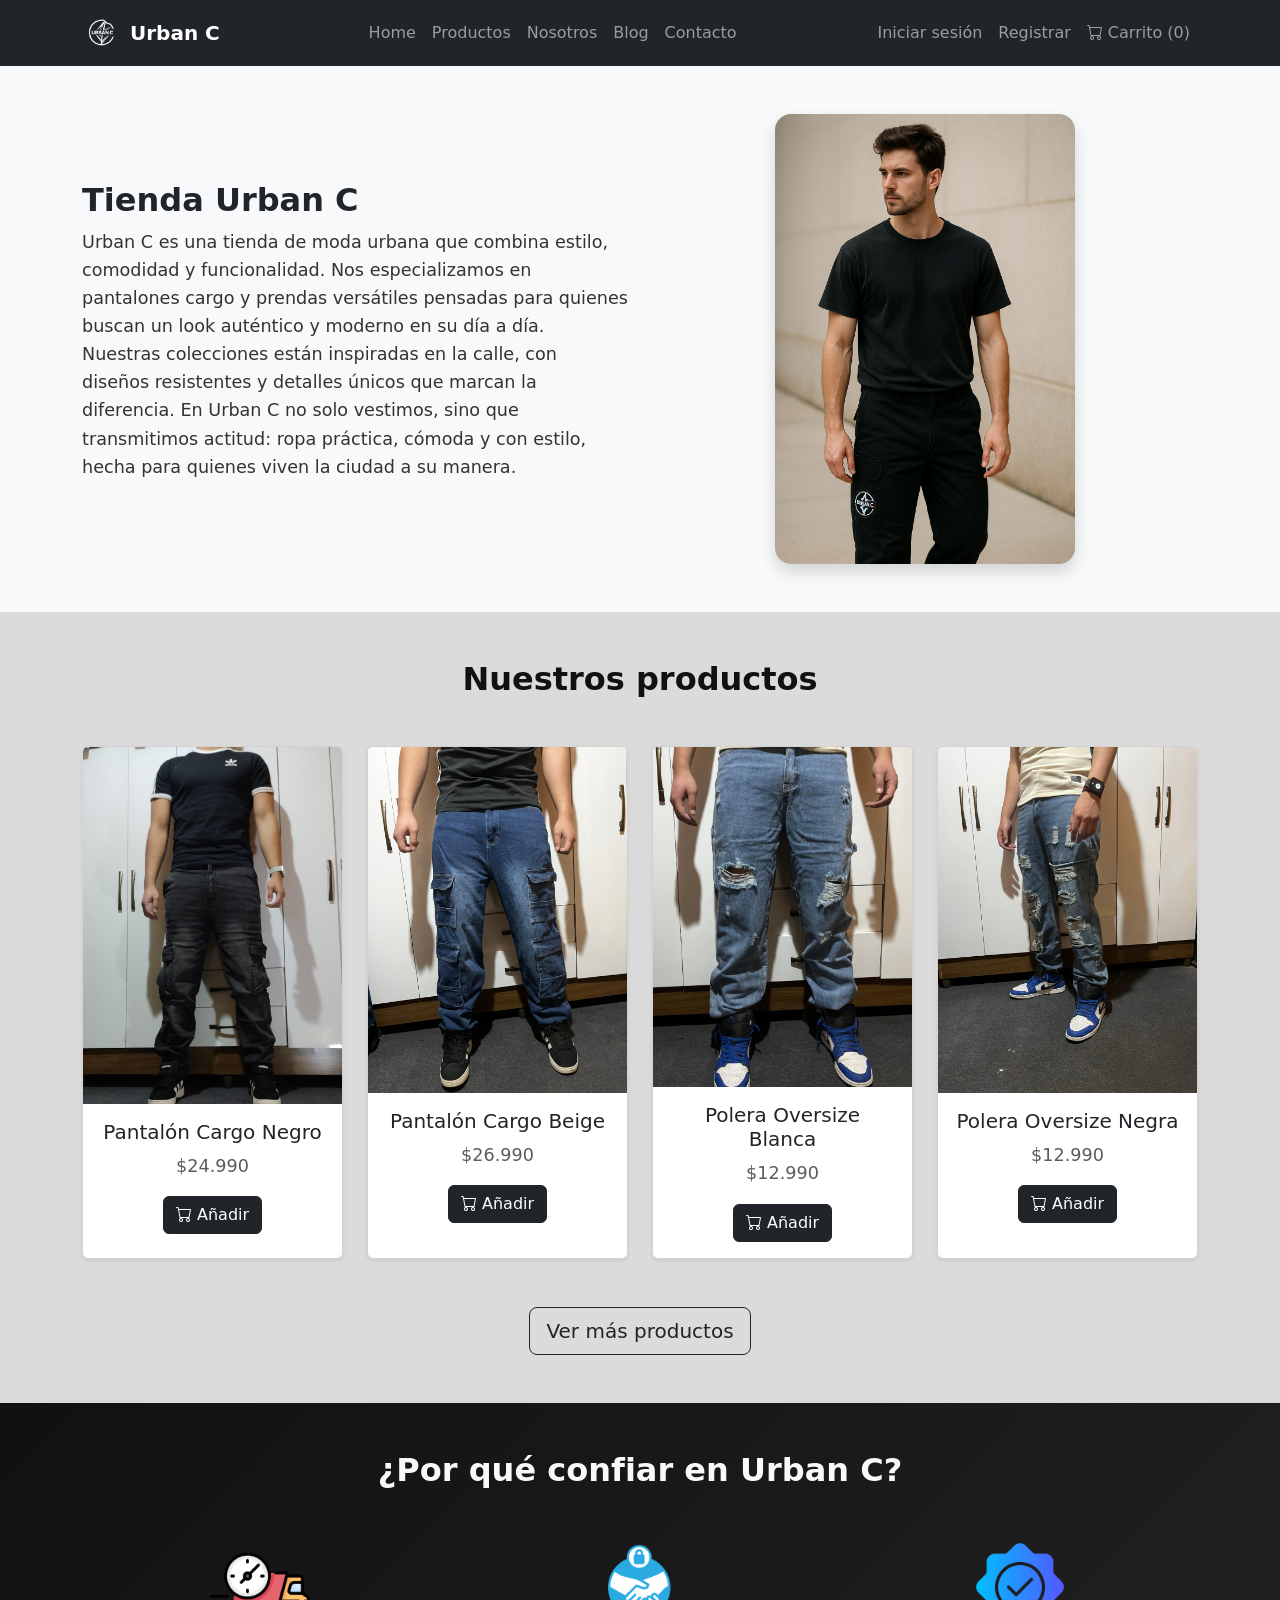
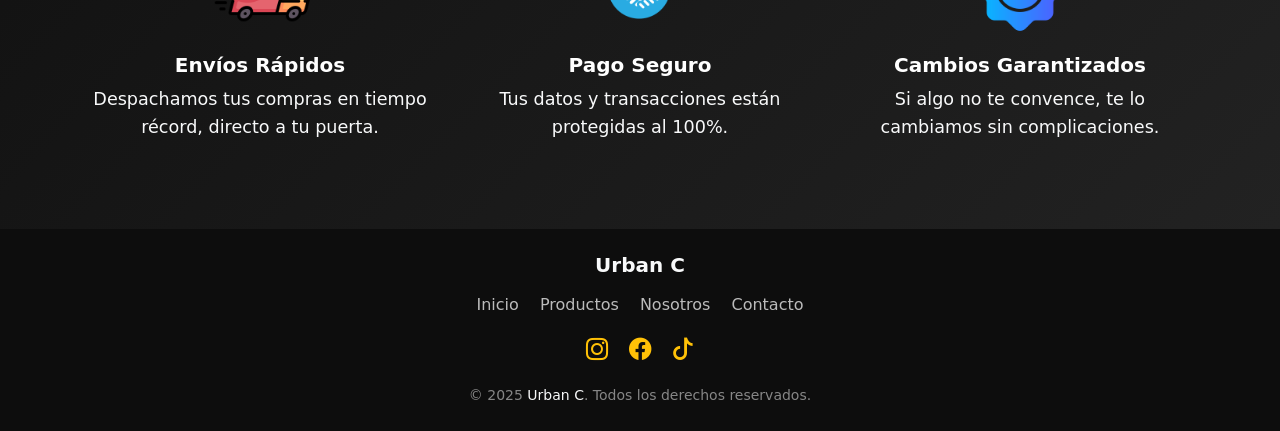
<file: index.html>
<!DOCTYPE html>
<html lang="es">
<head>
  <meta charset="UTF-8" />
  <meta name="viewport" content="width=device-width, initial-scale=1.0" />
  <title>Urban C</title>
  <link
    href="https://cdn.jsdelivr.net/npm/bootstrap@5.3.2/dist/css/bootstrap.min.css"
    rel="stylesheet"
  />  
  <link
    href="https://cdn.jsdelivr.net/npm/bootstrap-icons@1.11.3/font/bootstrap-icons.css"
    rel="stylesheet"
  />
   <link rel="stylesheet" href="asens/css/styles.css">


</head>
<body>
  <!-- NAVBAR -->
  <nav class="navbar navbar-expand-lg navbar-dark bg-dark">
    <div class="container">
      <!-- Logo + Nombre -->
      <a class="navbar-brand d-flex align-items-center" href="#">
        <img src="asens/img/logo.png" alt="Urban C" width="40" height="40" class="me-2 rounded-circle">
        <span class="fw-bold">Urban C</span>
      </a>

      <!-- Botón hamburguesa móvil -->
      <button
        class="navbar-toggler text-white"
        type="button"
        data-bs-toggle="collapse"
        data-bs-target="#navbarNav"
      >
        <span class="navbar-toggler-icon"></span>
      </button>

      <!-- Enlaces -->
      <div class="collapse navbar-collapse justify-content-between" id="navbarNav">
        <ul class="navbar-nav mx-auto">
          <li class="nav-item"><a class="nav-link" href="index.html">Home</a></li>
          <li class="nav-item"><a class="nav-link" href="productos.html">Productos</a></li>
          <li class="nav-item"><a class="nav-link" href="nosotros.html">Nosotros</a></li>
          <li class="nav-item"><a class="nav-link" href="blogs.html">Blog</a></li>
          <li class="nav-item"><a class="nav-link" href="contacto.html">Contacto</a></li>
        </ul>
        <ul class="navbar-nav">
          <li class="nav-item"><a class="nav-link" href="login.html">Iniciar sesión</a></li>
          <li class="nav-item"><a class="nav-link" href="registro.html">Registrar</a></li>
          <li class="nav-item">
            <a class="nav-link" href="carrito.html"><i class="bi bi-cart"></i> Carrito (0)</a>
          </li>
        </ul>
      </div>
    </div>
  </nav>

  <script src="https://cdn.jsdelivr.net/npm/bootstrap@5.3.2/dist/js/bootstrap.bundle.min.js"></script>
</body>
</html>

  <!-- ================= END HEADER ================= -->


  <!-- ================= MAIN ================= -->
  <main>

    <!-- HERO / CARRUSEL -->
    <section id="hero">
      <div id="carouselExampleCaptions" class="carousel slide" data-bs-ride="carousel">

        <!-- Indicadores -->
<section class="py-5">
  <div class="container">
    <div class="row align-items-center">
      <!-- Texto -->
      <div class="col-lg-6">
        <h2 class="fw-bold">Tienda Urban C</h2>
        <p>
          Urban C es una tienda de moda urbana que combina estilo, comodidad y funcionalidad. Nos especializamos en pantalones cargo y prendas versátiles pensadas para quienes buscan un look auténtico y moderno en su día a día. Nuestras colecciones están inspiradas en la calle, con diseños resistentes y detalles únicos que marcan la diferencia. En Urban C no solo vestimos, sino que transmitimos actitud: ropa práctica, cómoda y con estilo, hecha para quienes viven la ciudad a su manera.
        </p>
      </div>

      <!-- Imagen -->
      <div class="col-lg-6 text-center">
        <img src="asens/img/imgpant.png" alt="Chef cocinando" width="300"
             class="img-fluid rounded-4 shadow">
      </div>
    </div>
  </div>
</section>


<section class="py-5 productos">
  <div class="container">
    <h2 class="text-center mb-5 fw-bold">Nuestros productos</h2>
    <div class="row g-4">
      
      <!-- Producto -->
      <div class="col-md-3 col-sm-6">
        <div class="card h-100 shadow-sm">
          <img src="asens/img/pantalon1.jpeg" class="card-img-top" alt="Cargo Negro Urban C">
          <div class="card-body text-center">
            <h5 class="card-title">Pantalón Cargo Negro</h5>
            <p class="card-text text-muted">$24.990</p>
            <button class="btn btn-dark">
              <i class="bi bi-cart"></i> Añadir
            </button>
          </div>
        </div>
      </div>

      <!-- Producto -->
      <div class="col-md-3 col-sm-6">
        <div class="card h-100 shadow-sm">
          <img src="asens/img/pantalon2.jpeg" class="card-img-top" alt="Cargo Beige Urban C">
          <div class="card-body text-center">
            <h5 class="card-title">Pantalón Cargo Beige</h5>
            <p class="card-text text-muted">$26.990</p>
            <button class="btn btn-dark">
              <i class="bi bi-cart"></i> Añadir
            </button>
          </div>
        </div>
      </div>

      <!-- Producto -->
      <div class="col-md-3 col-sm-6">
        <div class="card h-100 shadow-sm">
          <img src="asens/img/pantalon3.jpeg" class="card-img-top" alt="Polera Blanca Urban C">
          <div class="card-body text-center">
            <h5 class="card-title">Polera Oversize Blanca</h5>
            <p class="card-text text-muted">$12.990</p>
            <button class="btn btn-dark">
              <i class="bi bi-cart"></i> Añadir
            </button>
          </div>
        </div>
      </div>

      <!-- Producto -->
      <div class="col-md-3 col-sm-6">
        <div class="card h-100 shadow-sm">
          <img src="asens/img/pantalon4.jpeg" class="card-img-top" alt="Polera Negra Urban C">
          <div class="card-body text-center">
            <h5 class="card-title">Polera Oversize Negra</h5>
            <p class="card-text text-muted">$12.990</p>
            <button class="btn btn-dark">
              <i class="bi bi-cart"></i> Añadir
            </button>
          </div>
        </div>
      </div>

   <!-- Botón Ver más -->
    <div class="text-center mt-5">
      <a href="productos.html" class="btn btn-outline-dark btn-lg">
        Ver más productos
      </a>
    </div>


    </div>
  </div>
</section>


































    <!-- SECCIÓN DE CONFIANZA -->
    <section class="py-5" style="background: linear-gradient(135deg, #111, #222); color: #fff;">
      <div class="container">
        <h2 class="text-center mb-5 fw-bold text-light">¿Por qué confiar en Urban C?</h2>

        <div class="row text-center">

          <article class="col-md-4 mb-4">
            <figure class="icon-box mx-auto mb-3">
              <img src="asens/img/envio (1).png" alt="Envíos rápidos" class="img-fluid">
            </figure>
            <h5 class="fw-bold">Envíos Rápidos</h5>
            <p class="text-light">Despachamos tus compras en tiempo récord, directo a tu puerta.</p>
          </article>

          <article class="col-md-4 mb-4">
            <figure class="icon-box mx-auto mb-3">
              <img src="asens/img/pago.png" alt="Pago seguro" class="img-fluid">
            </figure>
            <h5 class="fw-bold">Pago Seguro</h5>
            <p class="text-light">Tus datos y transacciones están protegidas al 100%.</p>
          </article>

          <article class="col-md-4 mb-4">
            <figure class="icon-box mx-auto mb-3">
              <img src="asens/img/garantia.png" alt="Cambios garantizados" class="img-fluid">
            </figure>
            <h5 class="fw-bold">Cambios Garantizados</h5>
            <p class="text-light">Si algo no te convence, te lo cambiamos sin complicaciones.</p>
          </article>

        </div>
      </div>
    </section>
    <!-- END SECCIÓN DE CONFIANZA -->

  </main>
  <!-- ================= END MAIN ================= -->


  <!-- ================= FOOTER ================= -->
<footer class="footer text-light py-4">
  <div class="container text-center">

    <!-- Marca -->
    <h5 class="fw-bold text-light mb-3">Urban C</h5>

    <!-- Enlaces -->
    <nav class="mb-3">
      <a href="index.html" class="footer-link mx-2">Inicio</a>
      <a href="productos.html" class="footer-link mx-2">Productos</a>
      <a href="nosotros.html" class="footer-link mx-2">Nosotros</a>
      <a href="contacto.html" class="footer-link mx-2">Contacto</a>
    </nav>

    <!-- Redes sociales -->
    <div class="mb-3">
      <a href="#" class="social-link mx-2"><i class="bi bi-instagram"></i></a>
      <a href="#" class="social-link mx-2"><i class="bi bi-facebook"></i></a>
      <a href="#" class="social-link mx-2"><i class="bi bi-tiktok"></i></a>
    </div>

    <!-- Derechos -->
    <small class="text-white-50">
      &copy; 2025 <span class="text-light">Urban C</span>. Todos los derechos reservados.
    </small>

  </div>
</footer>

<!-- =========================================== -->


  <!-- Bootstrap JS (incluye Popper) -->
  <script src="https://cdn.jsdelivr.net/npm/bootstrap@5.3.2/dist/js/bootstrap.bundle.min.js"></script>
</body>
</html>
</file>
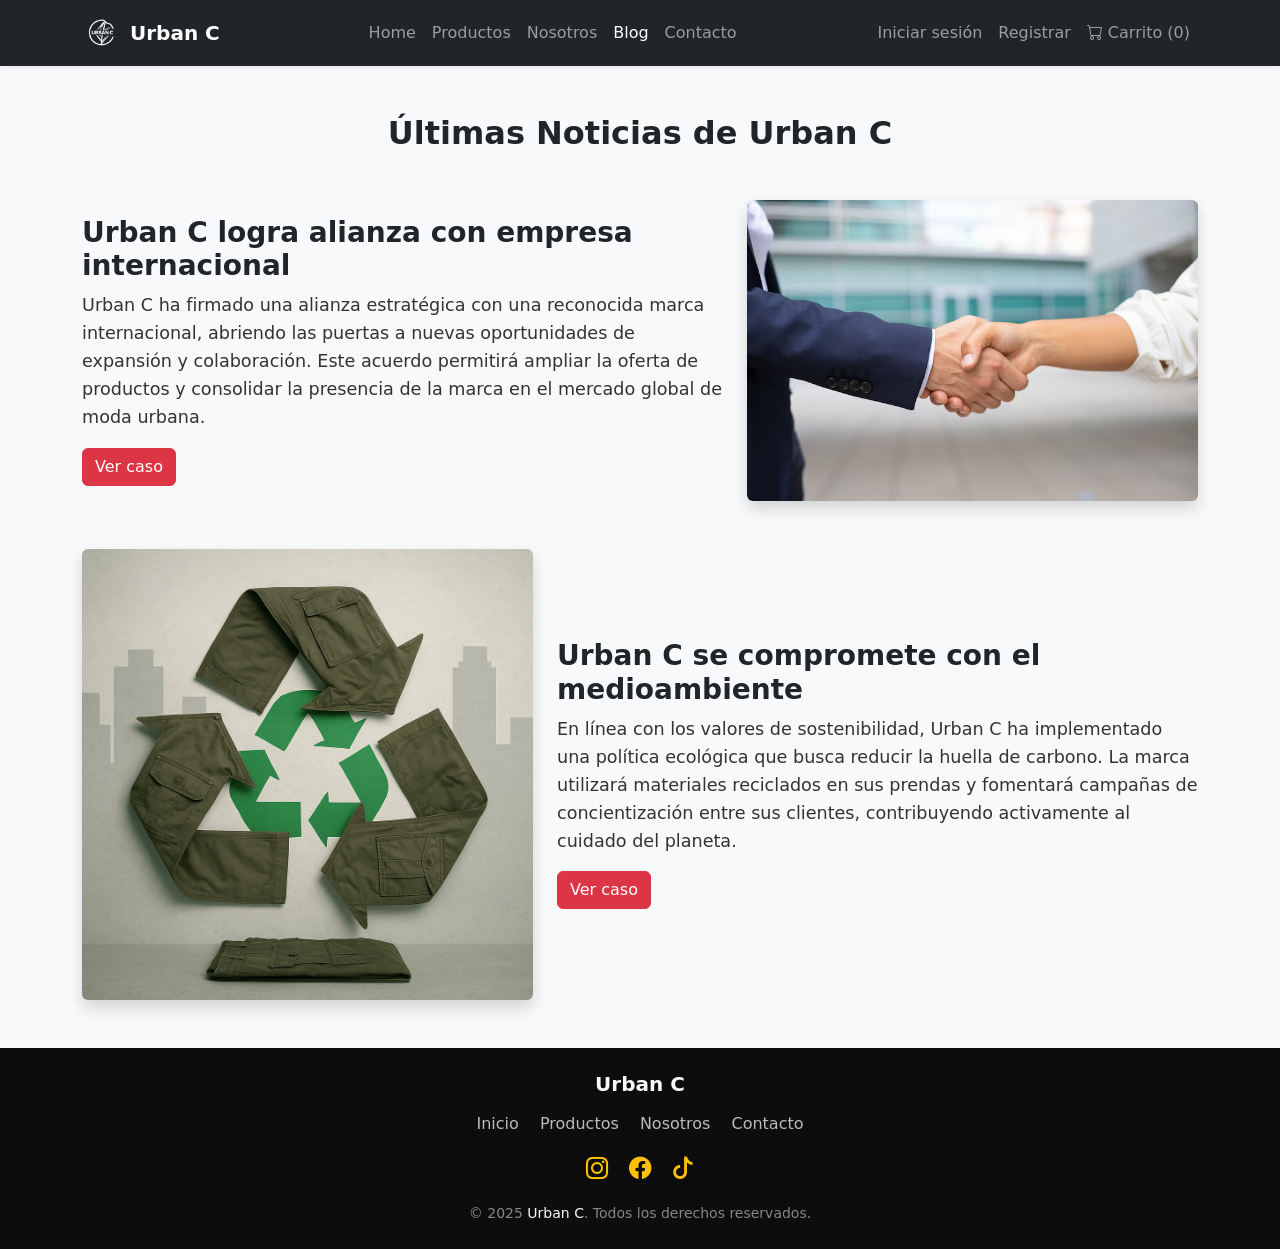
<file: blogs.html>
<!DOCTYPE html>
<html lang="es">
<head>
  <meta charset="UTF-8">
  <meta name="viewport" content="width=device-width, initial-scale=1.0">
  <title>Urban C - Blog</title>
  <!-- Bootstrap CSS -->
  <link href="https://cdn.jsdelivr.net/npm/bootstrap@5.3.2/dist/css/bootstrap.min.css" rel="stylesheet">
  <!-- Bootstrap Icons -->
  <link href="https://cdn.jsdelivr.net/npm/bootstrap-icons@1.11.3/font/bootstrap-icons.css" rel="stylesheet">
  <!-- Estilos personalizados -->
  <link rel="stylesheet" href="asens/css/styles.css">
</head>
<body class="bg-light text-dark d-flex flex-column min-vh-100">

  <!-- NAVBAR -->
  <nav class="navbar navbar-expand-lg navbar-dark bg-dark shadow-sm">
    <div class="container">
      <!-- Logo + Nombre -->
      <a class="navbar-brand d-flex align-items-center" href="index.html">
        <img src="asens/img/logo.png" alt="Urban C" width="40" height="40" class="me-2 rounded-circle">
        <span class="fw-bold">Urban C</span>
      </a>

      <!-- Botón hamburguesa móvil -->
      <button class="navbar-toggler text-white" type="button" data-bs-toggle="collapse" data-bs-target="#navbarNav">
        <span class="navbar-toggler-icon"></span>
      </button>

      <!-- Enlaces -->
      <div class="collapse navbar-collapse justify-content-between" id="navbarNav">
        <ul class="navbar-nav mx-auto">
          <li class="nav-item"><a class="nav-link" href="index.html">Home</a></li>
          <li class="nav-item"><a class="nav-link" href="productos.html">Productos</a></li>
          <li class="nav-item"><a class="nav-link" href="nosotros.html">Nosotros</a></li>
          <li class="nav-item"><a class="nav-link active" href="blogs.html">Blog</a></li>
          <li class="nav-item"><a class="nav-link" href="contacto.html">Contacto</a></li>
        </ul>
        <ul class="navbar-nav">
          <li class="nav-item"><a class="nav-link" href="login.html">Iniciar sesión</a></li>
          <li class="nav-item"><a class="nav-link" href="registro.html">Registrar</a></li>
          <li class="nav-item">
            <a class="nav-link" href="carrito.html"><i class="bi bi-cart"></i> Carrito (0)</a>
          </li>
        </ul>
      </div>
    </div>
  </nav>

  <!-- MAIN -->
  <main class="flex-grow-1">
    <section class="py-5 bg-light">
      <div class="container">
        <h2 class="fw-bold text-center mb-5">Últimas Noticias de Urban C</h2>

        <!-- Noticia 1 -->
        <div class="row align-items-center mb-5">
          <div class="col-md-7">
            <h3 class="fw-bold">Urban C logra alianza con empresa internacional</h3>
            <p>
              Urban C ha firmado una alianza estratégica con una reconocida marca internacional,
              abriendo las puertas a nuevas oportunidades de expansión y colaboración.
              Este acuerdo permitirá ampliar la oferta de productos y consolidar la presencia
              de la marca en el mercado global de moda urbana.
            </p>
            <a href="#" class="btn btn-danger">Ver caso</a>
          </div>
          <div class="col-md-5 text-center">
            <img src="asens/img/manos.jpg" class="img-fluid rounded shadow" alt="Alianza internacional">
          </div>
        </div>

        <!-- Noticia 2 -->
        <div class="row align-items-center flex-md-row-reverse">
          <div class="col-md-7">
            <h3 class="fw-bold">Urban C se compromete con el medioambiente</h3>
            <p>
              En línea con los valores de sostenibilidad, Urban C ha implementado una política
              ecológica que busca reducir la huella de carbono. La marca utilizará materiales reciclados
              en sus prendas y fomentará campañas de concientización entre sus clientes,
              contribuyendo activamente al cuidado del planeta.
            </p>
            <a href="#" class="btn btn-danger">Ver caso</a>
          </div>
          <div class="col-md-5 text-center">
            <img src="asens/img/reciclaje.png" class="img-fluid rounded shadow" alt="Compromiso medioambiente">
          </div>
        </div>

      </div>
    </section>
  </main>

   <!-- ================= FOOTER ================= -->
<footer class="footer text-light py-4">
  <div class="container text-center">

    <!-- Marca -->
    <h5 class="fw-bold text-light mb-3">Urban C</h5>

    <!-- Enlaces -->
    <nav class="mb-3">
      <a href="index.html" class="footer-link mx-2">Inicio</a>
      <a href="productos.html" class="footer-link mx-2">Productos</a>
      <a href="nosotros.html" class="footer-link mx-2">Nosotros</a>
      <a href="contacto.html" class="footer-link mx-2">Contacto</a>
    </nav>

    <!-- Redes sociales -->
    <div class="mb-3">
      <a href="#" class="social-link mx-2"><i class="bi bi-instagram"></i></a>
      <a href="#" class="social-link mx-2"><i class="bi bi-facebook"></i></a>
      <a href="#" class="social-link mx-2"><i class="bi bi-tiktok"></i></a>
    </div>

    <!-- Derechos -->
    <small class="text-white-50">
      &copy; 2025 <span class="text-light">Urban C</span>. Todos los derechos reservados.
    </small>

  </div>
</footer>

  <!-- Bootstrap JS -->
  <script src="https://cdn.jsdelivr.net/npm/bootstrap@5.3.2/dist/js/bootstrap.bundle.min.js"></script>
</body>
</html>
</file>
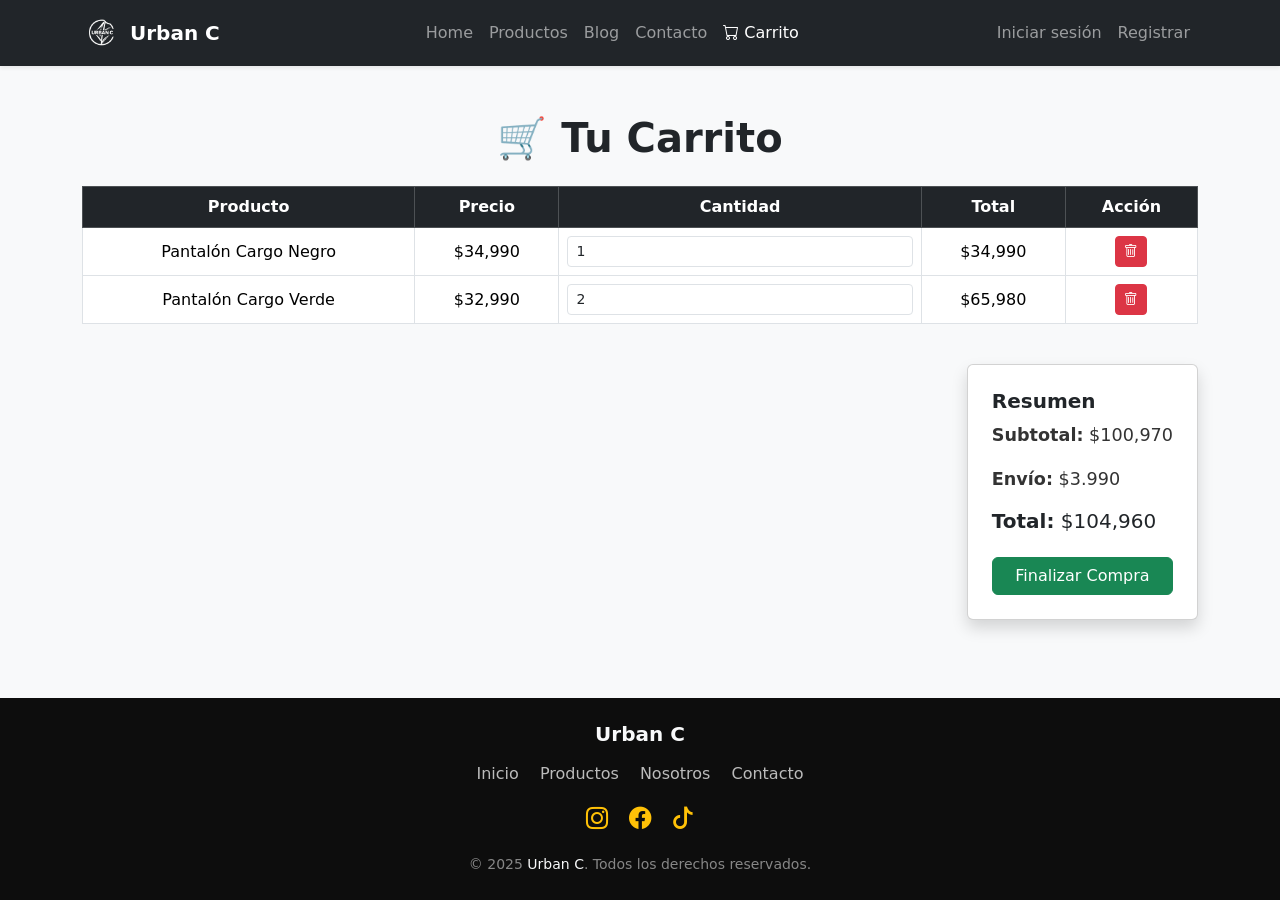
<file: carrito.html>
<!DOCTYPE html>
<html lang="es">
<head>
  <meta charset="UTF-8">
  <meta name="viewport" content="width=device-width, initial-scale=1.0">
  <title>Urban C - Carrito</title>
  <!-- Bootstrap CSS -->
  <link href="https://cdn.jsdelivr.net/npm/bootstrap@5.3.2/dist/css/bootstrap.min.css" rel="stylesheet">
  <link href="https://cdn.jsdelivr.net/npm/bootstrap-icons@1.11.3/font/bootstrap-icons.css" rel="stylesheet">
  <link rel="stylesheet" href="asens/css/styles.css">
</head>
<body class="bg-light text-dark d-flex flex-column min-vh-100">

  <!-- NAVBAR -->
  <nav class="navbar navbar-expand-lg navbar-dark bg-dark shadow-sm">
    <div class="container">
      <a class="navbar-brand d-flex align-items-center" href="index.html">
        <img src="asens/img/logo.png" alt="Urban C" width="40" height="40" class="me-2 rounded-circle">
        <span class="fw-bold">Urban C</span>
      </a>
      <button class="navbar-toggler text-white" type="button" data-bs-toggle="collapse" data-bs-target="#navbarNav">
        <span class="navbar-toggler-icon"></span>
      </button>
      <div class="collapse navbar-collapse justify-content-between" id="navbarNav">
        <ul class="navbar-nav mx-auto">
          <li class="nav-item"><a class="nav-link" href="index.html">Home</a></li>
          <li class="nav-item"><a class="nav-link" href="productos.html">Productos</a></li>
          <li class="nav-item"><a class="nav-link" href="blogs.html">Blog</a></li>
          <li class="nav-item"><a class="nav-link" href="contacto.html">Contacto</a></li>
          <li class="nav-item"><a class="nav-link active" href="carrito.html"><i class="bi bi-cart"></i> Carrito</a></li>
        </ul>
        <ul class="navbar-nav">
          <li class="nav-item"><a class="nav-link" href="login.html">Iniciar sesión</a></li>
          <li class="nav-item"><a class="nav-link" href="registro.html">Registrar</a></li>
        </ul>
      </div>
    </div>
  </nav>

  <!-- MAIN -->
  <main class="flex-grow-1">
    <section class="py-5">
      <div class="container">
        <h1 class="fw-bold mb-4 text-center">🛒 Tu Carrito</h1>

        <!-- Tabla de productos -->
        <div class="table-responsive">
          <table class="table table-bordered align-middle text-center">
            <thead class="table-dark">
              <tr>
                <th>Producto</th>
                <th>Precio</th>
                <th>Cantidad</th>
                <th>Total</th>
                <th>Acción</th>
              </tr>
            </thead>
            <tbody id="carrito-body">
              <!-- Aquí se van a cargar los productos con JS -->
            </tbody>
          </table>
        </div>

        <!-- Resumen -->
        <div class="d-flex justify-content-end mt-4">
          <div class="card p-4 shadow" style="max-width: 300px;">
            <h5 class="fw-bold">Resumen</h5>
            <p><strong>Subtotal:</strong> <span id="subtotal">$0</span></p>
            <p><strong>Envío:</strong> <span id="envio">$3.990</span></p>
            <h5><strong>Total:</strong> <span id="total">$0</span></h5>
            <button class="btn btn-success w-100 mt-3">Finalizar Compra</button>
          </div>
        </div>
      </div>
    </section>
  </main>

    <!-- ================= FOOTER ================= -->
<footer class="footer text-light py-4">
  <div class="container text-center">

    <!-- Marca -->
    <h5 class="fw-bold text-light mb-3">Urban C</h5>

    <!-- Enlaces -->
    <nav class="mb-3">
      <a href="index.html" class="footer-link mx-2">Inicio</a>
      <a href="productos.html" class="footer-link mx-2">Productos</a>
      <a href="nosotros.html" class="footer-link mx-2">Nosotros</a>
      <a href="contacto.html" class="footer-link mx-2">Contacto</a>
    </nav>

    <!-- Redes sociales -->
    <div class="mb-3">
      <a href="#" class="social-link mx-2"><i class="bi bi-instagram"></i></a>
      <a href="#" class="social-link mx-2"><i class="bi bi-facebook"></i></a>
      <a href="#" class="social-link mx-2"><i class="bi bi-tiktok"></i></a>
    </div>

    <!-- Derechos -->
    <small class="text-white-50">
      &copy; 2025 <span class="text-light">Urban C</span>. Todos los derechos reservados.
    </small>

  </div>
</footer>

  <!-- Bootstrap JS -->
  <script src="https://cdn.jsdelivr.net/npm/bootstrap@5.3.2/dist/js/bootstrap.bundle.min.js"></script>
  <!-- Script carrito -->
  <script src="asens/js/carrito.js"></script>
</body>
</html>
</file>
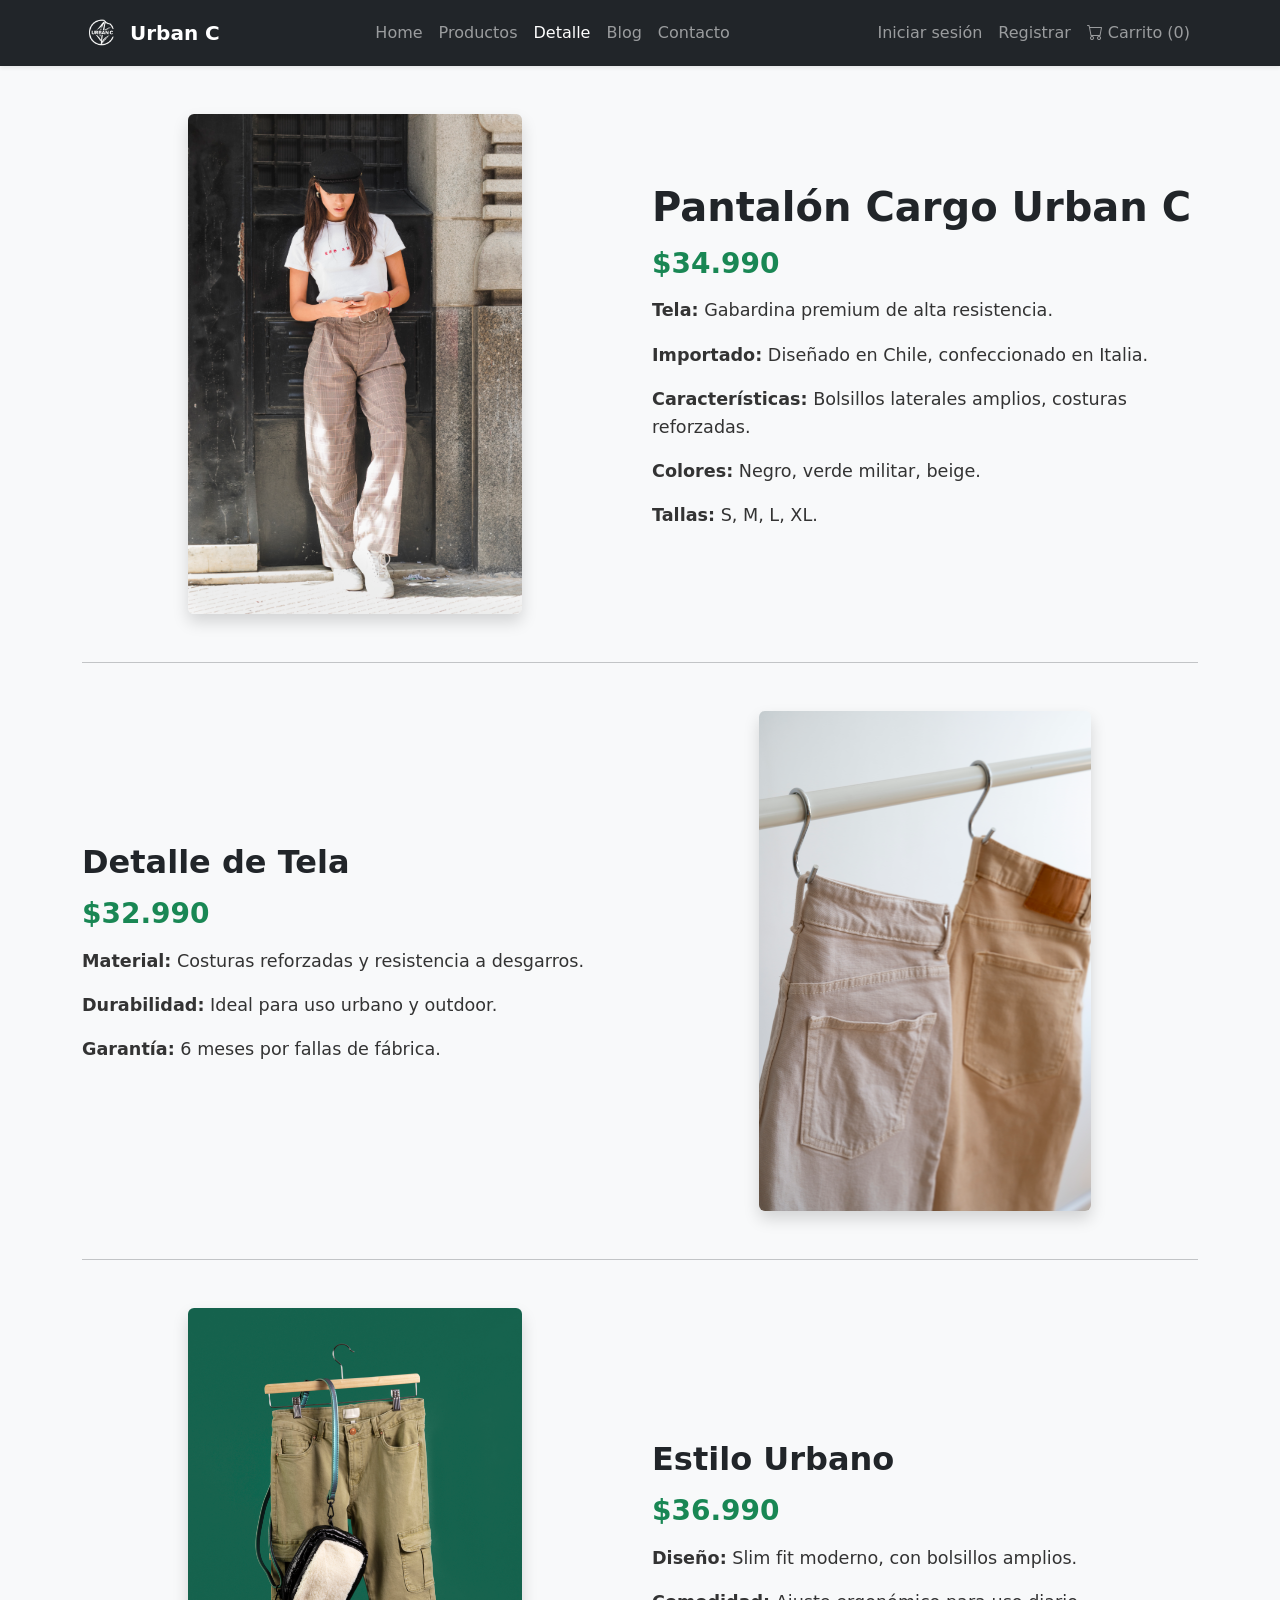
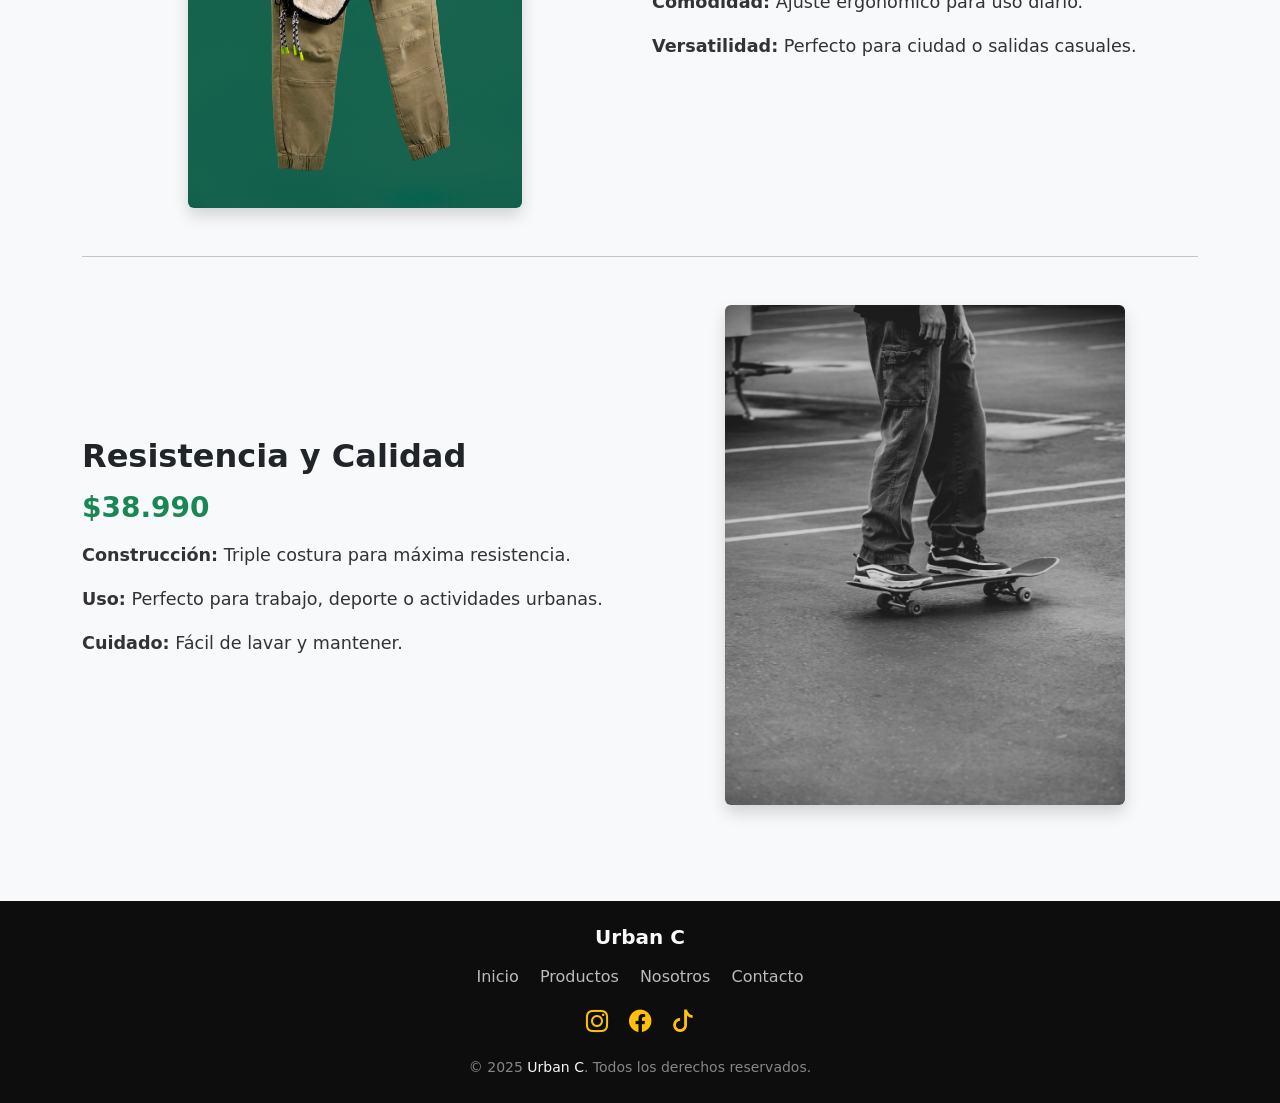
<file: detalle-producto.html>
<!DOCTYPE html>
<html lang="es">
<head>
  <meta charset="UTF-8">
  <meta name="viewport" content="width=device-width, initial-scale=1.0">
  <title>Urban C - Detalle Producto</title>
  <!-- Bootstrap CSS -->
  <link href="https://cdn.jsdelivr.net/npm/bootstrap@5.3.2/dist/css/bootstrap.min.css" rel="stylesheet">
  <!-- Bootstrap Icons -->
  <link href="https://cdn.jsdelivr.net/npm/bootstrap-icons@1.11.3/font/bootstrap-icons.css" rel="stylesheet">
  <!-- Estilos -->
  <link rel="stylesheet" href="asens/css/styles.css">
</head>
<body class="bg-light text-dark d-flex flex-column min-vh-100">

  <!-- NAVBAR -->
  <nav class="navbar navbar-expand-lg navbar-dark bg-dark shadow-sm">
    <div class="container">
      <a class="navbar-brand d-flex align-items-center" href="index.html">
        <img src="asens/img/logo.png" alt="Urban C" width="40" height="40" class="me-2 rounded-circle">
        <span class="fw-bold">Urban C</span>
      </a>
      <button class="navbar-toggler text-white" type="button" data-bs-toggle="collapse" data-bs-target="#navbarNav">
        <span class="navbar-toggler-icon"></span>
      </button>
      <div class="collapse navbar-collapse justify-content-between" id="navbarNav">
        <ul class="navbar-nav mx-auto">
          <li class="nav-item"><a class="nav-link" href="index.html">Home</a></li>
          <li class="nav-item"><a class="nav-link" href="productos.html">Productos</a></li>
          <li class="nav-item"><a class="nav-link active" href="detalle-producto.html">Detalle</a></li>
          <li class="nav-item"><a class="nav-link" href="blogs.html">Blog</a></li>
          <li class="nav-item"><a class="nav-link" href="contacto.html">Contacto</a></li>
        </ul>
        <ul class="navbar-nav">
          <li class="nav-item"><a class="nav-link" href="login.html">Iniciar sesión</a></li>
          <li class="nav-item"><a class="nav-link" href="registro.html">Registrar</a></li>
          <li class="nav-item"><a class="nav-link" href="carrito.html"><i class="bi bi-cart"></i> Carrito (0)</a></li>
        </ul>
      </div>
    </div>
  </nav>

  <!-- MAIN -->
  <main class="flex-grow-1">
    <section class="py-5">
      <div class="container">

        <!-- Bloque 1 -->
        <div class="row g-4 align-items-center mb-5">
          <div class="col-lg-6 text-center">
            <img src="asens/img/mujer-joven-llevando-sombrero-negro-utilizar-telefono-movil.jpg"
                 alt="Pantalón Cargo Urban C"
                 class="img-fluid rounded shadow img-detalle">
          </div>
          <div class="col-lg-6">
            <h1 class="fw-bold mb-3">Pantalón Cargo Urban C</h1>
            <h3 class="text-success fw-bold mb-3">$34.990</h3>
            <p><strong>Tela:</strong> Gabardina premium de alta resistencia.</p>
            <p><strong>Importado:</strong> Diseñado en Chile, confeccionado en Italia.</p>
            <p><strong>Características:</strong> Bolsillos laterales amplios, costuras reforzadas.</p>
            <p><strong>Colores:</strong> Negro, verde militar, beige.</p>
            <p><strong>Tallas:</strong> S, M, L, XL.</p>
          </div>
        </div>

        <hr class="my-5">

        <!-- Bloque 2 -->
        <div class="row g-4 align-items-center mb-5 flex-md-row-reverse">
          <div class="col-lg-6 text-center">
            <img src="asens/img/pantalones-beige-marron-claro-en-el-interior-de-la-naturaleza-muerta.jpg"
                 alt="Detalle Tela Urban C"
                 class="img-fluid rounded shadow img-detalle">
          </div>
          <div class="col-lg-6">
            <h2 class="fw-bold mb-3">Detalle de Tela</h2>
            <h3 class="text-success fw-bold mb-3">$32.990</h3>
            <p><strong>Material:</strong> Costuras reforzadas y resistencia a desgarros.</p>
            <p><strong>Durabilidad:</strong> Ideal para uso urbano y outdoor.</p>
            <p><strong>Garantía:</strong> 6 meses por fallas de fábrica.</p>
          </div>
        </div>

        <hr class="my-5">

        <!-- Bloque 3 -->
        <div class="row g-4 align-items-center mb-5">
          <div class="col-lg-6 text-center">
            <img src="asens/img/pantalones-en-percha-con-fondo-verde.jpg"
                 alt="Estilo Urbano Urban C"
                 class="img-fluid rounded shadow img-detalle">
          </div>
          <div class="col-lg-6">
            <h2 class="fw-bold mb-3">Estilo Urbano</h2>
            <h3 class="text-success fw-bold mb-3">$36.990</h3>
            <p><strong>Diseño:</strong> Slim fit moderno, con bolsillos amplios.</p>
            <p><strong>Comodidad:</strong> Ajuste ergonómico para uso diario.</p>
            <p><strong>Versatilidad:</strong> Perfecto para ciudad o salidas casuales.</p>
          </div>
        </div>

        <hr class="my-5">

        <!-- Bloque 4 -->
        <div class="row g-4 align-items-center mb-5 flex-md-row-reverse">
          <div class="col-lg-6 text-center">
            <img src="asens/img/sean-benesh-lNR_ERZG4yM-unsplash.jpg"
                 alt="Costuras Reforzadas Urban C"
                 class="img-fluid rounded shadow img-detalle">
          </div>
          <div class="col-lg-6">
            <h2 class="fw-bold mb-3">Resistencia y Calidad</h2>
            <h3 class="text-success fw-bold mb-3">$38.990</h3>
            <p><strong>Construcción:</strong> Triple costura para máxima resistencia.</p>
            <p><strong>Uso:</strong> Perfecto para trabajo, deporte o actividades urbanas.</p>
            <p><strong>Cuidado:</strong> Fácil de lavar y mantener.</p>
          </div>
        </div>

      </div>
    </section>
  </main>

  <!-- ================= FOOTER ================= -->
<footer class="footer text-light py-4">
  <div class="container text-center">

    <!-- Marca -->
    <h5 class="fw-bold text-light mb-3">Urban C</h5>

    <!-- Enlaces -->
    <nav class="mb-3">
      <a href="index.html" class="footer-link mx-2">Inicio</a>
      <a href="productos.html" class="footer-link mx-2">Productos</a>
      <a href="nosotros.html" class="footer-link mx-2">Nosotros</a>
      <a href="contacto.html" class="footer-link mx-2">Contacto</a>
    </nav>

    <!-- Redes sociales -->
    <div class="mb-3">
      <a href="#" class="social-link mx-2"><i class="bi bi-instagram"></i></a>
      <a href="#" class="social-link mx-2"><i class="bi bi-facebook"></i></a>
      <a href="#" class="social-link mx-2"><i class="bi bi-tiktok"></i></a>
    </div>

    <!-- Derechos -->
    <small class="text-white-50">
      &copy; 2025 <span class="text-light">Urban C</span>. Todos los derechos reservados.
    </small>

  </div>
</footer>

  <!-- Bootstrap JS -->
  <script src="https://cdn.jsdelivr.net/npm/bootstrap@5.3.2/dist/js/bootstrap.bundle.min.js"></script>
</body>
</html>
</file>
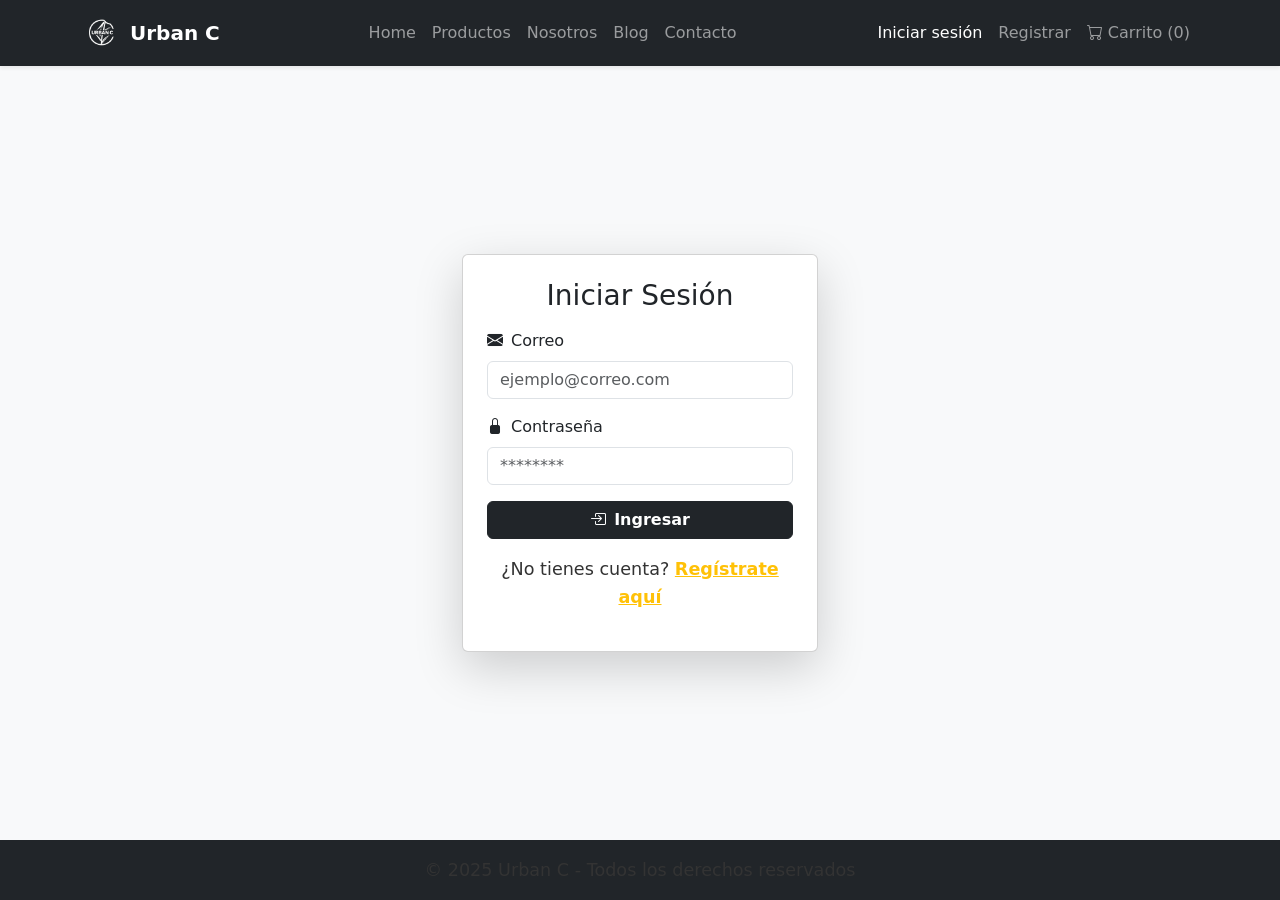
<file: login.html>
<!DOCTYPE html>
<html lang="es">
<head>
  <meta charset="UTF-8">
  <meta name="viewport" content="width=device-width, initial-scale=1.0">
  <title>Urban C - Login</title>
  <!-- Bootstrap CSS -->
  <link href="https://cdn.jsdelivr.net/npm/bootstrap@5.3.2/dist/css/bootstrap.min.css" rel="stylesheet">
  <!-- Bootstrap Icons -->
  <link href="https://cdn.jsdelivr.net/npm/bootstrap-icons@1.11.3/font/bootstrap-icons.css" rel="stylesheet">
  <!-- Estilos personalizados -->
  <link rel="stylesheet" href="asens/css/styles.css">
</head>
<body class="bg-light text-dark d-flex flex-column min-vh-100">

  <!-- NAVBAR -->
  <nav class="navbar navbar-expand-lg navbar-dark bg-dark shadow-sm">
    <div class="container">
      <!-- Logo + Nombre -->
      <a class="navbar-brand d-flex align-items-center" href="index.html">
        <img src="asens/img/logo.png" alt="Urban C" width="40" height="40" class="me-2 rounded-circle">
        <span class="fw-bold">Urban C</span>
      </a>

      <!-- Botón hamburguesa móvil -->
      <button class="navbar-toggler text-white" type="button" data-bs-toggle="collapse" data-bs-target="#navbarNav">
        <span class="navbar-toggler-icon"></span>
      </button>

      <!-- Enlaces -->
      <div class="collapse navbar-collapse justify-content-between" id="navbarNav">
        <ul class="navbar-nav mx-auto">
          <li class="nav-item"><a class="nav-link" href="index.html">Home</a></li>
          <li class="nav-item"><a class="nav-link" href="productos.html">Productos</a></li>
          <li class="nav-item"><a class="nav-link" href="nosotros.html">Nosotros</a></li>
          <li class="nav-item"><a class="nav-link" href="blogs.html">Blog</a></li>
          <li class="nav-item"><a class="nav-link" href="contacto.html">Contacto</a></li>
        </ul>
        <ul class="navbar-nav">
          <li class="nav-item"><a class="nav-link active" href="login.html">Iniciar sesión</a></li>
          <li class="nav-item"><a class="nav-link" href="registro.html">Registrar</a></li>
          <li class="nav-item">
            <a class="nav-link" href="carrito.html"><i class="bi bi-cart"></i> Carrito (0)</a>
          </li>
        </ul>
      </div>
    </div>
  </nav>

  <!-- MAIN -->
  <main class="flex-grow-1 d-flex align-items-center">
    <div class="container">
      <div class="row justify-content-center">
        <div class="col-md-6 col-lg-4">
          <div class="card p-4 shadow-lg bg-white text-dark">
            <h3 class="text-center mb-3 text-dark">Iniciar Sesión</h3>
            <form id="loginForm">
              <div class="mb-3">
                <label for="email" class="form-label">
                  <i class="bi bi-envelope-fill me-2"></i>Correo
                </label>
                <input type="email" class="form-control" id="email" placeholder="ejemplo@correo.com" required>
              </div>
              <div class="mb-3">
                <label for="password" class="form-label">
                  <i class="bi bi-lock-fill me-2"></i>Contraseña
                </label>
                <input type="password" class="form-control" id="password" placeholder="********" required>
              </div>
              <button type="submit" class="btn btn-dark w-100 fw-bold">
                <i class="bi bi-box-arrow-in-right me-2"></i>Ingresar
              </button>
            </form>
            <p class="mt-3 text-center">
              ¿No tienes cuenta? 
              <a href="registro.html" class="text-warning fw-bold">Regístrate aquí</a>
            </p>
          </div>
        </div>
      </div>
    </div>
  </main>

  <!-- FOOTER -->
  <footer class="text-center py-3 bg-dark text-light mt-auto">
    <p class="mb-0">&copy; 2025 Urban C - Todos los derechos reservados</p>
  </footer>

  <!-- Bootstrap JS -->
  <script src="https://cdn.jsdelivr.net/npm/bootstrap@5.3.2/dist/js/bootstrap.bundle.min.js"></script>

  <!-- JS personalizado -->
  <script src="asens/js/login.js"></script>
</body>
</html>
</file>
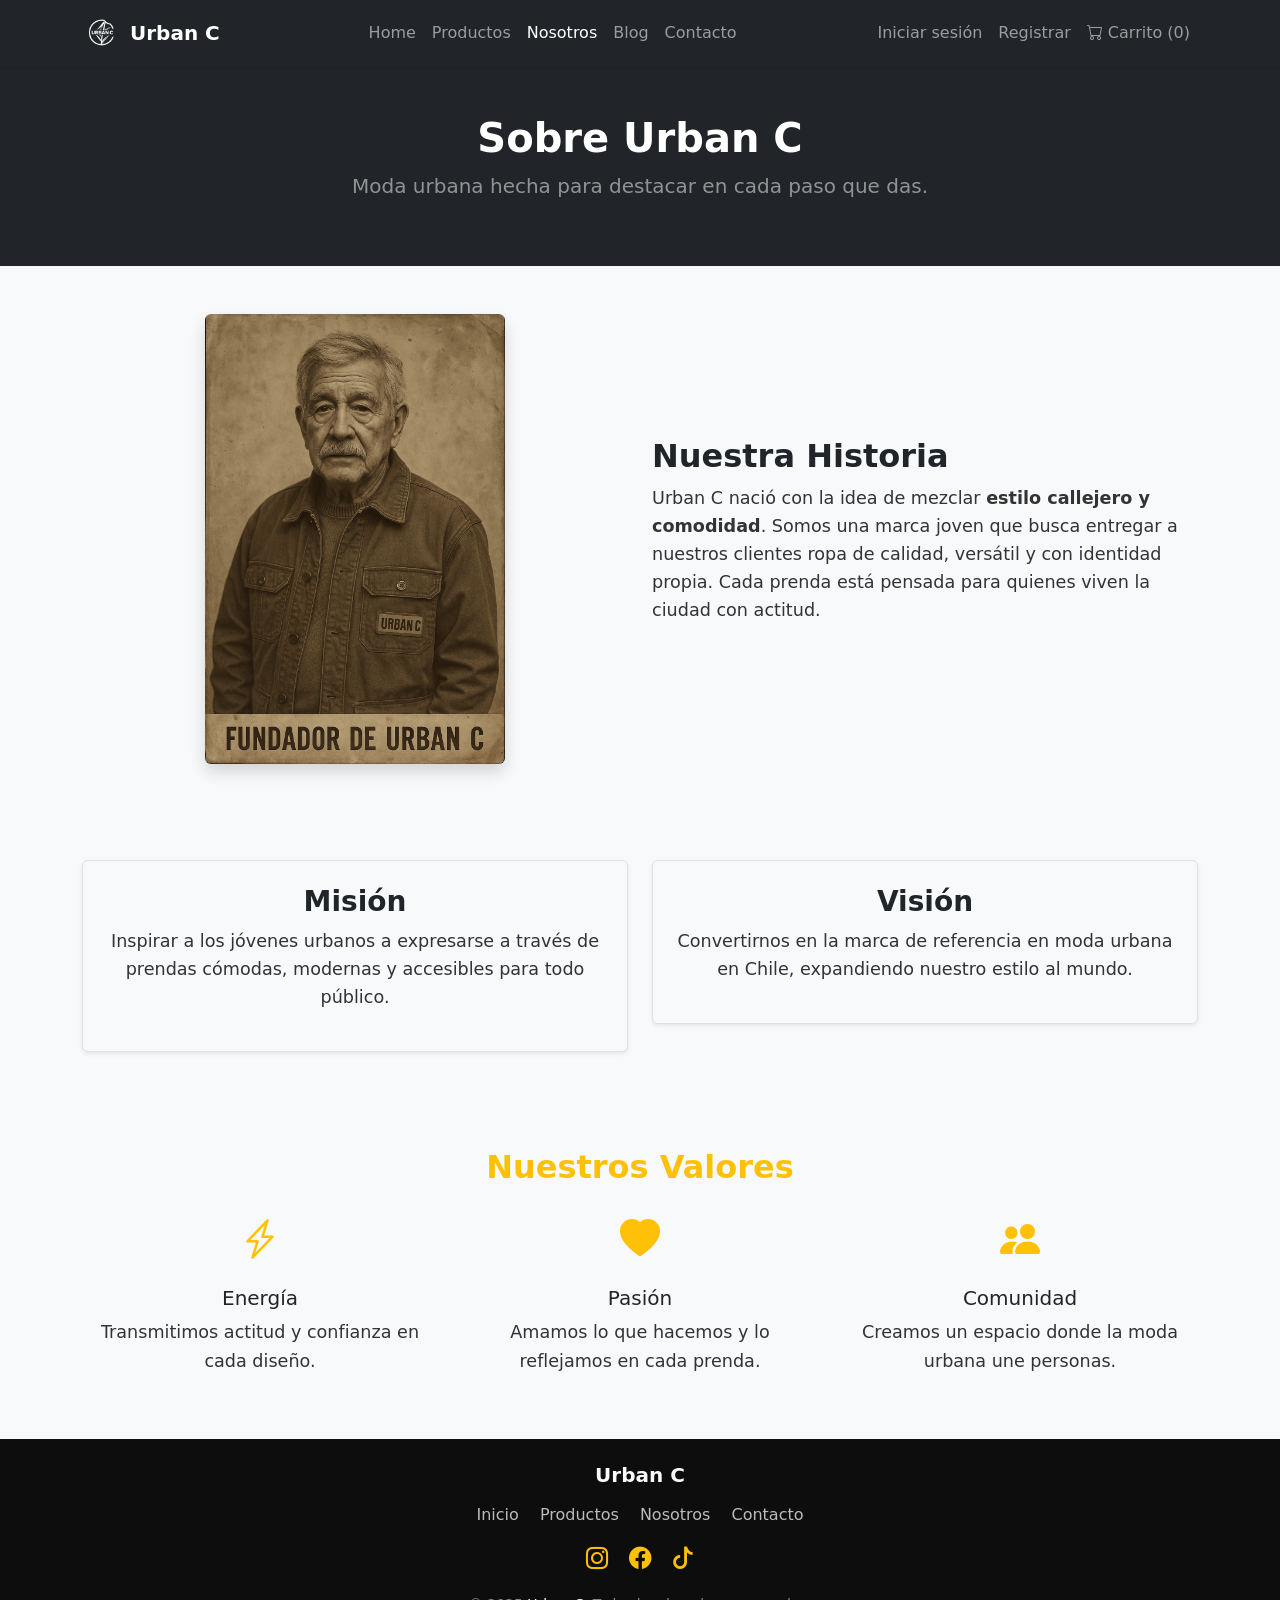
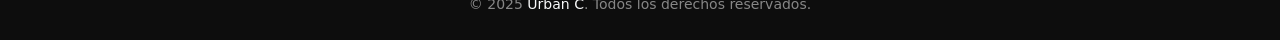
<file: nosotros.html>
<!DOCTYPE html>
<html lang="es">
<head>
  <meta charset="UTF-8">
  <meta name="viewport" content="width=device-width, initial-scale=1.0">
  <title>Nosotros - Urban C</title>
  <link href="https://cdn.jsdelivr.net/npm/bootstrap@5.3.2/dist/css/bootstrap.min.css" rel="stylesheet">
  <link href="https://cdn.jsdelivr.net/npm/bootstrap-icons@1.11.3/font/bootstrap-icons.css" rel="stylesheet">
  <link rel="stylesheet" href="asens/css/styles.css">
</head>
<body>

  <!-- NAVBAR -->
  <nav class="navbar navbar-expand-lg navbar-dark bg-dark shadow-sm">
    <div class="container">
      <!-- Logo + Nombre -->
      <a class="navbar-brand d-flex align-items-center" href="index.html">
        <img src="asens/img/logo.png" alt="Urban C" width="40" height="40" class="me-2 rounded-circle">
        <span class="fw-bold">Urban C</span>
      </a>

      <!-- Botón hamburguesa móvil -->
      <button class="navbar-toggler text-white" type="button" data-bs-toggle="collapse" data-bs-target="#navbarNav">
        <span class="navbar-toggler-icon"></span>
      </button>

      <!-- Enlaces -->
      <div class="collapse navbar-collapse justify-content-between" id="navbarNav">
        <ul class="navbar-nav mx-auto">
          <li class="nav-item"><a class="nav-link" href="index.html">Home</a></li>
          <li class="nav-item"><a class="nav-link" href="productos.html">Productos</a></li>
          <li class="nav-item"><a class="nav-link active" href="nosotros.html">Nosotros</a></li>
          <li class="nav-item"><a class="nav-link" href="blogs.html">Blog</a></li>
          <li class="nav-item"><a class="nav-link" href="contacto.html">Contacto</a></li>
        </ul>
        <ul class="navbar-nav">
          <li class="nav-item"><a class="nav-link" href="login.html">Iniciar sesión</a></li>
          <li class="nav-item"><a class="nav-link" href="registro.html">Registrar</a></li>
          <li class="nav-item">
            <a class="nav-link" href="carrito.html"><i class="bi bi-cart"></i> Carrito (0)</a>
          </li>
        </ul>
      </div>
    </div>
  </nav>

  <!-- Hero (oscuro) -->
  <section class="py-5 text-center bg-dark text-white">
    <div class="container">
      <h1 class="fw-bold">Sobre Urban C</h1>
      <p class="lead text-white-50">Moda urbana hecha para destacar en cada paso que das.</p>
    </div>
  </section>

  <!-- Nuestra Historia (blanco) -->
  <section class="py-5">
    <div class="container">
      <div class="row align-items-center text-center text-md-start">
        <div class="col-md-6 mb-4 mb-md-0">
          <img src="asens/img/Fundador.png" alt="Fundador de Urban C" class="img-fluid rounded shadow mx-auto d-block" style="max-width:300px;">
        </div>
        <div class="col-md-6">
          <h2 class="fw-bold">Nuestra Historia</h2>
          <p>
            Urban C nació con la idea de mezclar <strong>estilo callejero y comodidad</strong>.  
            Somos una marca joven que busca entregar a nuestros clientes ropa de calidad, versátil y con identidad propia.  
            Cada prenda está pensada para quienes viven la ciudad con actitud.
          </p>
        </div>
      </div>
    </div>
  </section>

  <!-- Misión y Visión (oscuro) -->
  <section class="py-5 text-center text-light bg-light">
    <div class="container">
      <div class="row g-4">
        <div class="col-md-6">
          <div class="p-4 border rounded shadow-sm bg-light text-dark">
            <h3 class="fw-bold">Misión</h3>
            <p>Inspirar a los jóvenes urbanos a expresarse a través de prendas cómodas, modernas y accesibles para todo público.</p>
          </div>
        </div>
        <div class="col-md-6">
          <div class="p-4 border rounded shadow-sm bg-light text-dark">
            <h3 class="fw-bold">Visión</h3>
            <p>Convertirnos en la marca de referencia en moda urbana en Chile, expandiendo nuestro estilo al mundo.</p>
          </div>
        </div>
      </div>
    </div>
  </section>

  <!-- Nuestros Valores (blanco) -->
  <section class="py-5">
    <div class="container text-center">
      <h2 class="fw-bold text-warning mb-4">Nuestros Valores</h2>
      <div class="row g-4">
        <div class="col-md-4">
          <i class="bi bi-lightning-charge text-warning fs-1"></i>
          <h5 class="mt-3">Energía</h5>
          <p>Transmitimos actitud y confianza en cada diseño.</p>
        </div>
        <div class="col-md-4">
          <i class="bi bi-heart-fill text-warning fs-1"></i>
          <h5 class="mt-3">Pasión</h5>
          <p>Amamos lo que hacemos y lo reflejamos en cada prenda.</p>
        </div>
        <div class="col-md-4">
          <i class="bi bi-people-fill text-warning fs-1"></i>
          <h5 class="mt-3">Comunidad</h5>
          <p>Creamos un espacio donde la moda urbana une personas.</p>
        </div>
      </div>
    </div>
  </section>

  <!-- ================= FOOTER ================= -->
<footer class="footer text-light py-4">
  <div class="container text-center">

    <!-- Marca -->
    <h5 class="fw-bold text-light mb-3">Urban C</h5>

    <!-- Enlaces -->
    <nav class="mb-3">
      <a href="index.html" class="footer-link mx-2">Inicio</a>
      <a href="productos.html" class="footer-link mx-2">Productos</a>
      <a href="nosotros.html" class="footer-link mx-2">Nosotros</a>
      <a href="contacto.html" class="footer-link mx-2">Contacto</a>
    </nav>

    <!-- Redes sociales -->
    <div class="mb-3">
      <a href="#" class="social-link mx-2"><i class="bi bi-instagram"></i></a>
      <a href="#" class="social-link mx-2"><i class="bi bi-facebook"></i></a>
      <a href="#" class="social-link mx-2"><i class="bi bi-tiktok"></i></a>
    </div>

    <!-- Derechos -->
    <small class="text-white-50">
      &copy; 2025 <span class="text-light">Urban C</span>. Todos los derechos reservados.
    </small>

  </div>
</footer>
  <!-- JS -->
  <script src="https://cdn.jsdelivr.net/npm/bootstrap@5.3.2/dist/js/bootstrap.bundle.min.js"></script>
</body>
</html>
</file>
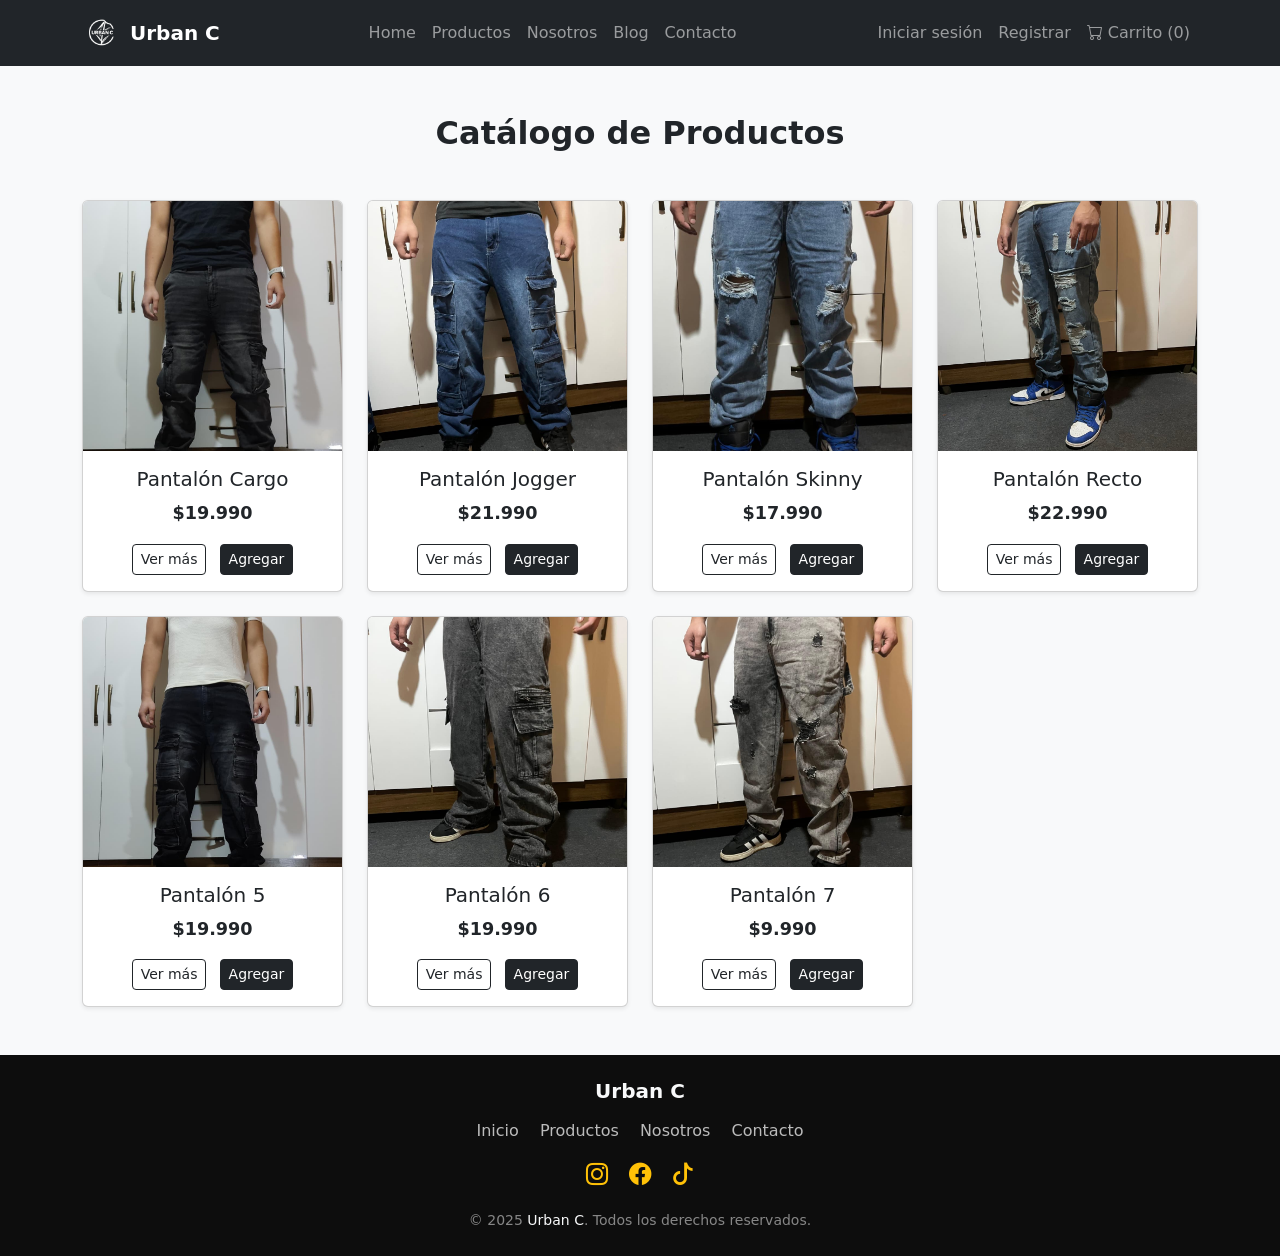
<file: productos.html>
<!DOCTYPE html>
<html lang="es">
<head>
  <meta charset="UTF-8" />
  <meta name="viewport" content="width=device-width, initial-scale=1.0" />
  <title>Urban C - Productos</title>

  <!-- Bootstrap -->
  <link href="https://cdn.jsdelivr.net/npm/bootstrap@5.3.2/dist/css/bootstrap.min.css" rel="stylesheet" />
  <link href="https://cdn.jsdelivr.net/npm/bootstrap-icons@1.11.3/font/bootstrap-icons.css" rel="stylesheet" />
  <link rel="stylesheet" href="asens/css/styles.css" />

  <style>
    .card-img-top {
      height: 250px;
      object-fit: cover;
    }
  </style>
</head>
<body>

  <!-- ================= HEADER ================= -->
  <!-- NAVBAR -->
  <nav class="navbar navbar-expand-lg navbar-dark bg-dark">
    <div class="container">
      <!-- Logo + Nombre -->
      <a class="navbar-brand d-flex align-items-center" href="#">
        <img src="asens/img/logo.png" alt="Urban C" width="40" height="40" class="me-2 rounded-circle">
        <span class="fw-bold">Urban C</span>
      </a>

      <!-- Botón hamburguesa móvil -->
      <button
        class="navbar-toggler text-white"
        type="button"
        data-bs-toggle="collapse"
        data-bs-target="#navbarNav"
      >
        <span class="navbar-toggler-icon"></span>
      </button>

      <!-- Enlaces -->
      <div class="collapse navbar-collapse justify-content-between" id="navbarNav">
        <ul class="navbar-nav mx-auto">
          <li class="nav-item"><a class="nav-link" href="index.html">Home</a></li>
          <li class="nav-item"><a class="nav-link" href="productos.html">Productos</a></li>
          <li class="nav-item"><a class="nav-link" href="nosotros.html">Nosotros</a></li>
          <li class="nav-item"><a class="nav-link" href="blogs.html">Blog</a></li>
          <li class="nav-item"><a class="nav-link" href="contacto.html">Contacto</a></li>
        </ul>
        <ul class="navbar-nav">
          <li class="nav-item"><a class="nav-link" href="login.html">Iniciar sesión</a></li>
          <li class="nav-item"><a class="nav-link" href="registro.html">Registrar</a></li>
          <li class="nav-item">
            <a class="nav-link" href="carrito.html"><i class="bi bi-cart"></i> Carrito (0)</a>
          </li>
        </ul>
      </div>
    </div>
  </nav>
  <!-- ================= END HEADER ================= -->


  <!-- ================= MAIN ================= -->
  <main>

    <!-- Catálogo de productos -->
    <section class="py-5 bg-light">
      <div class="container">
        <h2 class="text-center mb-5 fw-bold">Catálogo de Productos</h2>
        <div class="row g-4">

          <!-- Producto -->
          <article class="col-md-3 col-sm-6">
            <div class="card h-100 shadow-sm">
              <img src="asens/img/pantalon1.jpeg" class="card-img-top" alt="Pantalón Cargo" />
              <div class="card-body text-center">
                <h5 class="card-title">Pantalón Cargo</h5>
                <p class="fw-bold text-dark">$19.990</p>
                <a href="detalle-producto.html" class="btn btn-outline-dark btn-sm me-2">Ver más</a>
                <a href="#" class="btn btn-dark btn-sm">Agregar</a>
              </div>
            </div>
          </article>

          <article class="col-md-3 col-sm-6">
            <div class="card h-100 shadow-sm">
              <img src="asens/img/pantalon2.jpeg" class="card-img-top" alt="Pantalón Jogger" />
              <div class="card-body text-center">
                <h5 class="card-title">Pantalón Jogger</h5>
                <p class="fw-bold text-dark">$21.990</p>
                <a href="detalle-producto.html" class="btn btn-outline-dark btn-sm me-2">Ver más</a>
                <a href="#" class="btn btn-dark btn-sm">Agregar</a>
              </div>
            </div>
          </article>

          <article class="col-md-3 col-sm-6">
            <div class="card h-100 shadow-sm">
              <img src="asens/img/pantalon3.jpeg" class="card-img-top" alt="Pantalón Skinny" />
              <div class="card-body text-center">
                <h5 class="card-title">Pantalón Skinny</h5>
                <p class="fw-bold text-dark">$17.990</p>
                <a href="detalle-producto.html" class="btn btn-outline-dark btn-sm me-2">Ver más</a>
                <a href="#" class="btn btn-dark btn-sm">Agregar</a>
              </div>
            </div>
          </article>

          <article class="col-md-3 col-sm-6">
            <div class="card h-100 shadow-sm">
              <img src="asens/img/pantalon4.jpeg" class="card-img-top" alt="Pantalón Recto" />
              <div class="card-body text-center">
                <h5 class="card-title">Pantalón Recto</h5>
                <p class="fw-bold text-dark">$22.990</p>
                <a href="detalle-producto.html" class="btn btn-outline-dark btn-sm me-2">Ver más</a>
                <a href="#" class="btn btn-dark btn-sm">Agregar</a>
              </div>
            </div>
          </article>

          <article class="col-md-3 col-sm-6">
            <div class="card h-100 shadow-sm">
              <img src="asens/img/pantalon5.jpeg" class="card-img-top" alt="Pantalón 5" />
              <div class="card-body text-center">
                <h5 class="card-title">Pantalón 5</h5>
                <p class="fw-bold text-dark">$19.990</p>
                <a href="detalle-producto.html" class="btn btn-outline-dark btn-sm me-2">Ver más</a>
                <a href="#" class="btn btn-dark btn-sm">Agregar</a>
              </div>
            </div>
          </article>

          <article class="col-md-3 col-sm-6">
            <div class="card h-100 shadow-sm">
              <img src="asens/img/pantalon6.jpeg" class="card-img-top" alt="Pantalón 6" />
              <div class="card-body text-center">
                <h5 class="card-title">Pantalón 6</h5>
                <p class="fw-bold text-dark">$19.990</p>
                <a href="detalle-producto.html" class="btn btn-outline-dark btn-sm me-2">Ver más</a>
                <a href="#" class="btn btn-dark btn-sm">Agregar</a>
              </div>
            </div>
          </article>

          <article class="col-md-3 col-sm-6">
            <div class="card h-100 shadow-sm">
              <img src="asens/img/pantalon7.jpeg" class="card-img-top" alt="Pantalón 7" />
              <div class="card-body text-center">
                <h5 class="card-title">Pantalón 7</h5>
                <p class="fw-bold text-dark">$9.990</p>
                <a href="detalle-producto.html" class="btn btn-outline-dark btn-sm me-2">Ver más</a>
                <a href="#" class="btn btn-dark btn-sm">Agregar</a>
              </div>
            </div>
          </article>

        </div>
      </div>
    </section>

  </main>
  <!-- ================= END MAIN ================= -->

  <!-- ================= FOOTER ================= -->
<footer class="footer text-light py-4">
  <div class="container text-center">

    <!-- Marca -->
    <h5 class="fw-bold text-light mb-3">Urban C</h5>

    <!-- Enlaces -->
    <nav class="mb-3">
      <a href="index.html" class="footer-link mx-2">Inicio</a>
      <a href="productos.html" class="footer-link mx-2">Productos</a>
      <a href="nosotros.html" class="footer-link mx-2">Nosotros</a>
      <a href="contacto.html" class="footer-link mx-2">Contacto</a>
    </nav>

    <!-- Redes sociales -->
    <div class="mb-3">
      <a href="#" class="social-link mx-2"><i class="bi bi-instagram"></i></a>
      <a href="#" class="social-link mx-2"><i class="bi bi-facebook"></i></a>
      <a href="#" class="social-link mx-2"><i class="bi bi-tiktok"></i></a>
    </div>

    <!-- Derechos -->
    <small class="text-white-50">
      &copy; 2025 <span class="text-light">Urban C</span>. Todos los derechos reservados.
    </small>

  </div>
</footer>

  <!-- Bootstrap JS -->
  <script src="https://cdn.jsdelivr.net/npm/bootstrap@5.3.2/dist/js/bootstrap.bundle.min.js"></script>
</body>
</html>
</file>
<file: asens/css/styles.css>
.navbar-custom {
      background-color: #222; /* Negro para Urban C */
    }
    .navbar-custom .nav-link,
    .navbar-custom .navbar-brand {
      color: #fff;
    }
    .navbar-custom .nav-link:hover {
      color: #c9c9c9; /* gris claro en hover */ }


    section {
  background-color: #f8f9fa; /* gris claro de fondo */
}

h2 {
  color: #212529; /* texto oscuro elegante */
}

p {
  color: #333333;
  font-size: 1.1rem;
  line-height: 1.6;
}

.productos {
  background-color: #dbdbdb; /* gris claro más oscuro */
}

.productos h2 {
  color: #111; /* título más fuerte */
}

.icon-box img {
  width: 100px;   /* ancho fijo */
  height: 100px;  /* alto fijo */
  object-fit: contain; /* evita deformación */
}

/* Estilo para las imágenes de detalle de producto */
.img-detalle {
  max-height: 500px;
  object-fit: cover;
}



/* ===== FOOTER SIMPLE ===== */
.footer {
  background: #0d0d0d;
}

/* Enlaces */
.footer-link {
  color: #bbbbbb;
  text-decoration: none;
  transition: color 0.3s ease;
}

.footer-link:hover {
  color: #ffc107;
}

/* Redes sociales */
.social-link {
  color: #ffc107;
  font-size: 1.4rem;
  transition: transform 0.3s ease, color 0.3s ease;
}

.social-link:hover {
  color: #ffffff;
  transform: scale(1.2);
}
</file>
